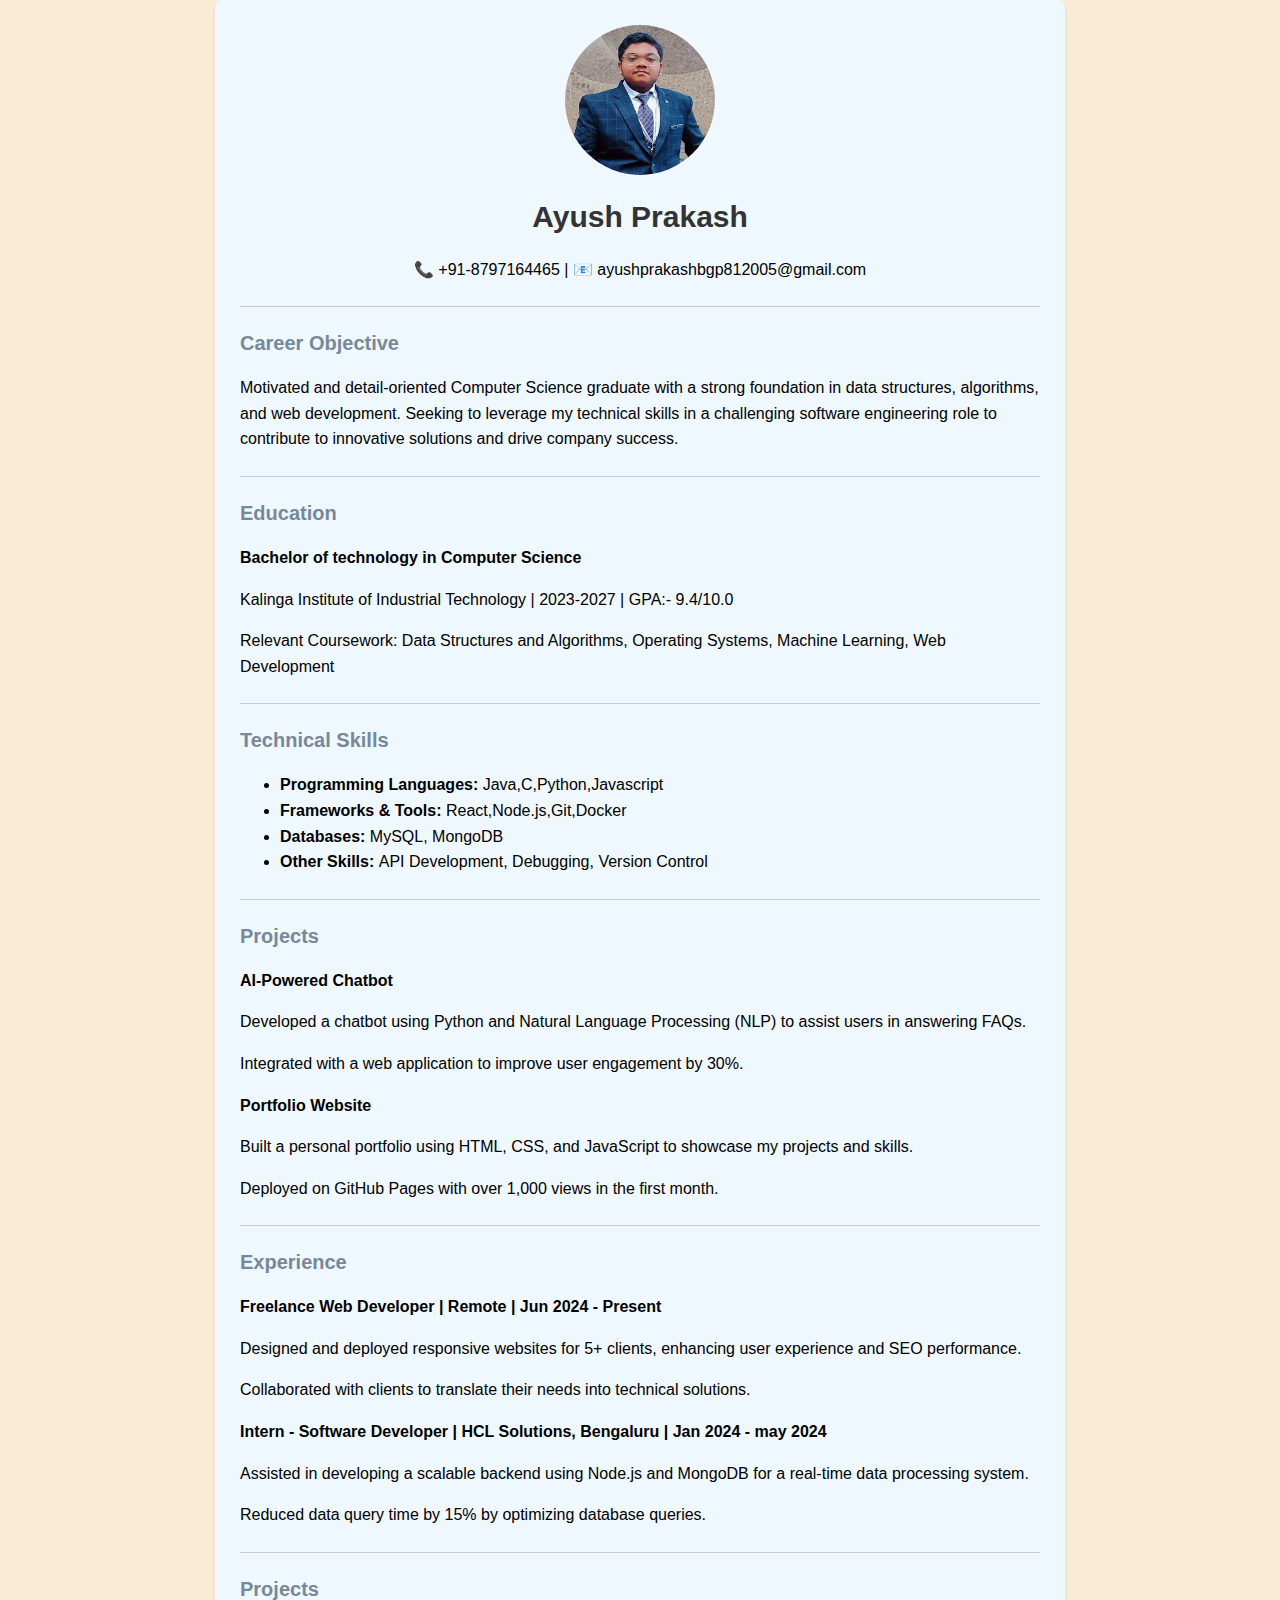
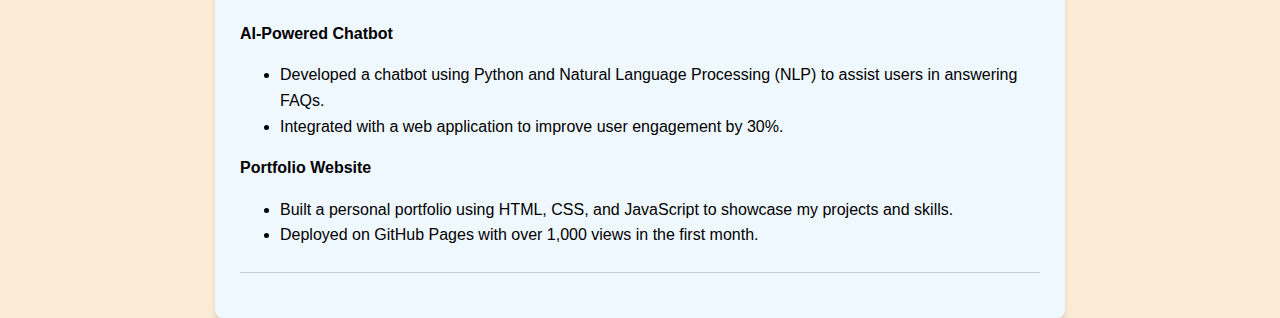
<file: capstone1/index.html>
<!DOCTYPE html>
<html lang="en">
<head>
    <meta charset="UTF-8">
    <meta name="viewport" content="width=device-width, initial-scale=1.0">
    <title>My resume</title>
    <style>
        body{
            font-size: 16px;
            line-height: 1.6;
            margin: 0;
            padding: 0;
            background-color:antiquewhite;
        }
        .page{
            max-width: 800px;
            margin:auto;
            padding: 25px;
            font-family: Arial, sans-serif;
            box-shadow: 0 4px 4px rgba(0,0,0,0.1);
            border-radius: 8px;
            background-color: aliceblue;
        }
        header{
            border-bottom:1px solid #ccc;
            padding-bottom: 8px;
            margin-bottom: 20px;
            text-align: center;

        }
        h1{
            font-size: 30px;
            margin: 0;
            color: #333;
        }
        
        h2{
            font-size: 20px;
            margin: 0;
            color:lightslategray
        }
        section{
            margin-bottom: 20px;
            border-bottom: 1px solid #ccc;
            padding-bottom:8px;
            
        }
        img{
            border-radius: 50%;
            margin-bottom: 10px;

        }
        
    </style>
</head>
<body>
    <div class="page">
        <header>
            <img src="./profile .jpg" alt="profile" class="image1" width="150px" height="150px">
            <h1>Ayush Prakash</h1>
            <p>📞 +91-8797164465 | 📧 ayushprakashbgp812005@gmail.com</p>
        </header>
        <section>
            <h2>Career Objective</h2>
            <p>Motivated and detail-oriented Computer Science graduate with a strong foundation in data structures, algorithms, and web development. Seeking to leverage my technical skills in a challenging software engineering role to contribute to innovative solutions and drive company success.</p>
        </section>
        <section>
            <h2>Education</h2>
            <p class="btech"><strong>Bachelor of technology in Computer Science</strong></p>
            <p>Kalinga Institute of Industrial Technology | 2023-2027 | GPA:- 9.4/10.0 </p>
            <p>Relevant Coursework: Data Structures and Algorithms, Operating Systems, Machine Learning, Web Development
            </p>
        </section>
        <section>
            <h2>Technical Skills</h2>
            <ul>
                <li><strong>Programming Languages: </strong>  Java,C,Python,Javascript</li>
                <li><strong>Frameworks & Tools: </strong> React,Node.js,Git,Docker</li>
                <li><strong>Databases: </strong> MySQL, MongoDB</li>
                <li><strong>Other Skills: </strong> API Development, Debugging, Version Control</li>
            </ul>
        </section>
        <section>
            <h2>Projects</h2>
            <p><strong>AI-Powered Chatbot</strong></p>
            <p>Developed a chatbot using Python and Natural Language Processing (NLP) to assist users in answering FAQs.</p>
            <p>Integrated with a web application to improve user engagement by 30%.</p>
            <p><strong>Portfolio Website</strong></p>
            <p>Built a personal portfolio using HTML, CSS, and JavaScript to showcase my projects and skills.</p>
            <p>Deployed on GitHub Pages with over 1,000 views in the first month.</p>
        </section>
        <section>
            <h2>Experience</h2>
            <p><strong>Freelance Web Developer | Remote | Jun 2024 - Present</strong></p>
            <p>Designed and deployed responsive websites for 5+ clients, enhancing user experience and SEO performance.</p>
            <p>Collaborated with clients to translate their needs into technical solutions.</p>
            <p><strong>Intern - Software Developer | HCL Solutions, Bengaluru | Jan 2024 - may 2024</strong></p>
            <p>Assisted in developing a scalable backend using Node.js and MongoDB for a real-time data processing system.</p>
            <p>Reduced data query time by 15% by optimizing database queries.</p>

        </section>
        <section>
            <h2>Projects</h2>
            <p><strong>AI-Powered Chatbot</strong></p>
            <ul>
                <li>Developed a chatbot using Python and Natural Language Processing (NLP) to assist users in answering FAQs.</li>
                <li>Integrated with a web application to improve user engagement by 30%.</li>
            </ul>
            <p><strong>Portfolio Website</strong></p>
            <ul>
                <li>Built a personal portfolio using HTML, CSS, and JavaScript to showcase my projects and skills.</li>
                <li>Deployed on GitHub Pages with over 1,000 views in the first month.</li>
            </ul>
        </section>

    </div>
</body>
</html>
</file>
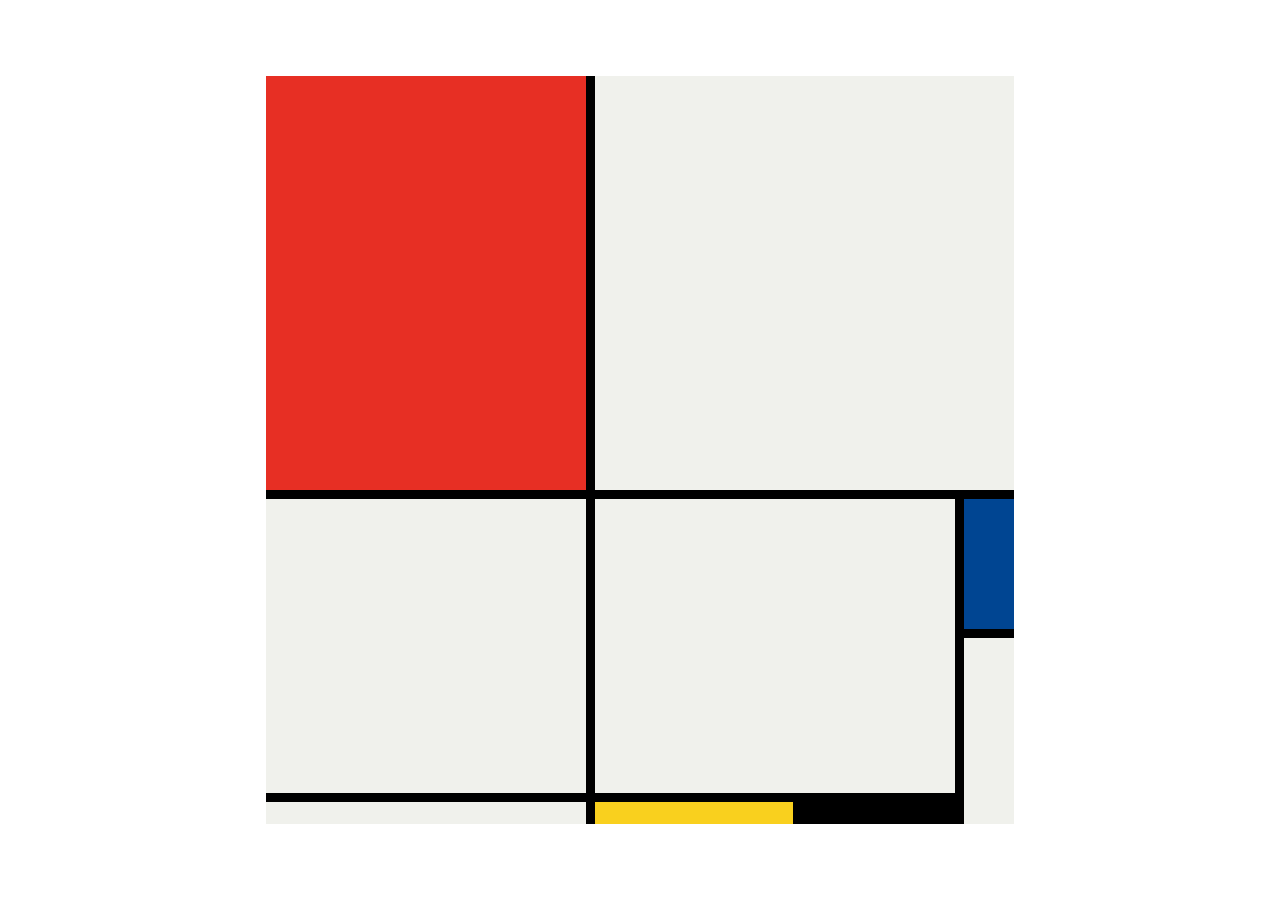
<file: capstone2/10.3 Mondrian Project/index.html>
<!DOCTYPE html>
<html lang="en">

<head>
  <meta charset="UTF-8">
  <meta name="viewport" content="width=device-width, initial-scale=1.0">
  <title>Mondrian Project</title>
  <style>
    /* 
    Write your CSS here 
    Gap Colour: #000
    White: #F0F1EC
    Red: #E72F24
    Black: #232629
    Blue: #004592
    Yellow: #F9D01E

    For dimensions, see dimensions.png image.
    HINT: Remember you can't change the properties of grid lines.
    But grid lines are transparent!

    */

    body{
      display: flex;
      justify-content: center;
      align-items: center;
      height: 100vh;
      margin:0;
    }
    .container{
      height: 748px;
      width: 748px;
      display:grid;
      background-color: #000;
      grid-template-columns: 320px 198px 153px 50px;
      grid-template-rows: 414px 130px 155px 22px;
      gap: 9px;

    }
    .red{
      background-color: #E72F24;
    }
    .blank1{
      grid-column: span 3;
      background-color:#F0F1EC;
    }
    .blank2{
      background-color:#F0F1EC;
      grid-row: span 2;
    }
    .blank3{
      background-color:#F0F1EC;
      grid-row: span 2;
      grid-column: span 2;
    }
    .blue{
      background-color: #004592;
    }
    .blank4{
      background-color:#F0F1EC;
      grid-row: span 2;
    }
    .item{
      background-color: #F0F1EC;
    }
    .yellow{
      background-color: #F9D01E;
    }
  </style>
</head>

<body>
  <!-- Write your HTML here -->
   <div class="container">
    <div class="red"></div>
    <div class ="blank1"></div>
    <div class = " blank2"></div>
    <div class = "blank3"></div>
    <div class="blue "></div>
    <div class = "blank4"></div>
    <div class = "item"></div>
    <div class = "yellow"></div>
    <div class = "black"></div>
   </div>
</body>

</html>
</file>
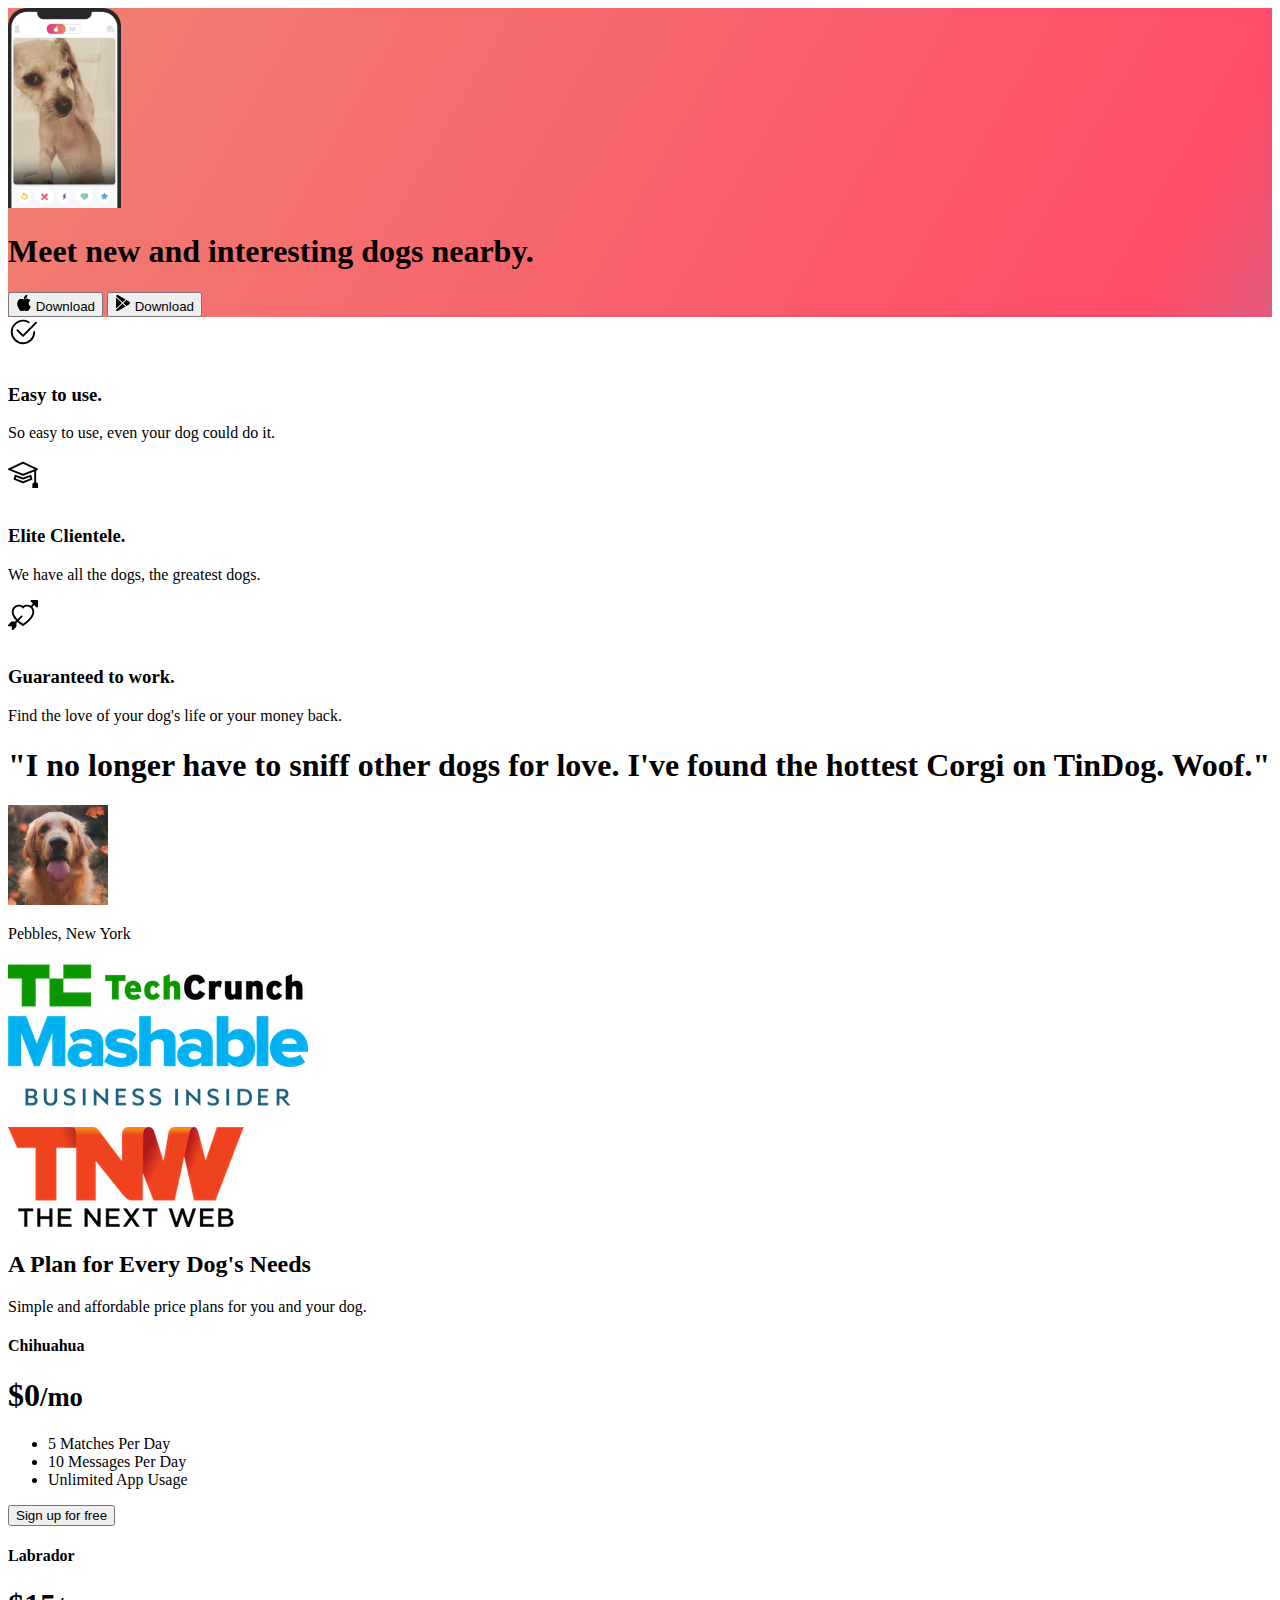
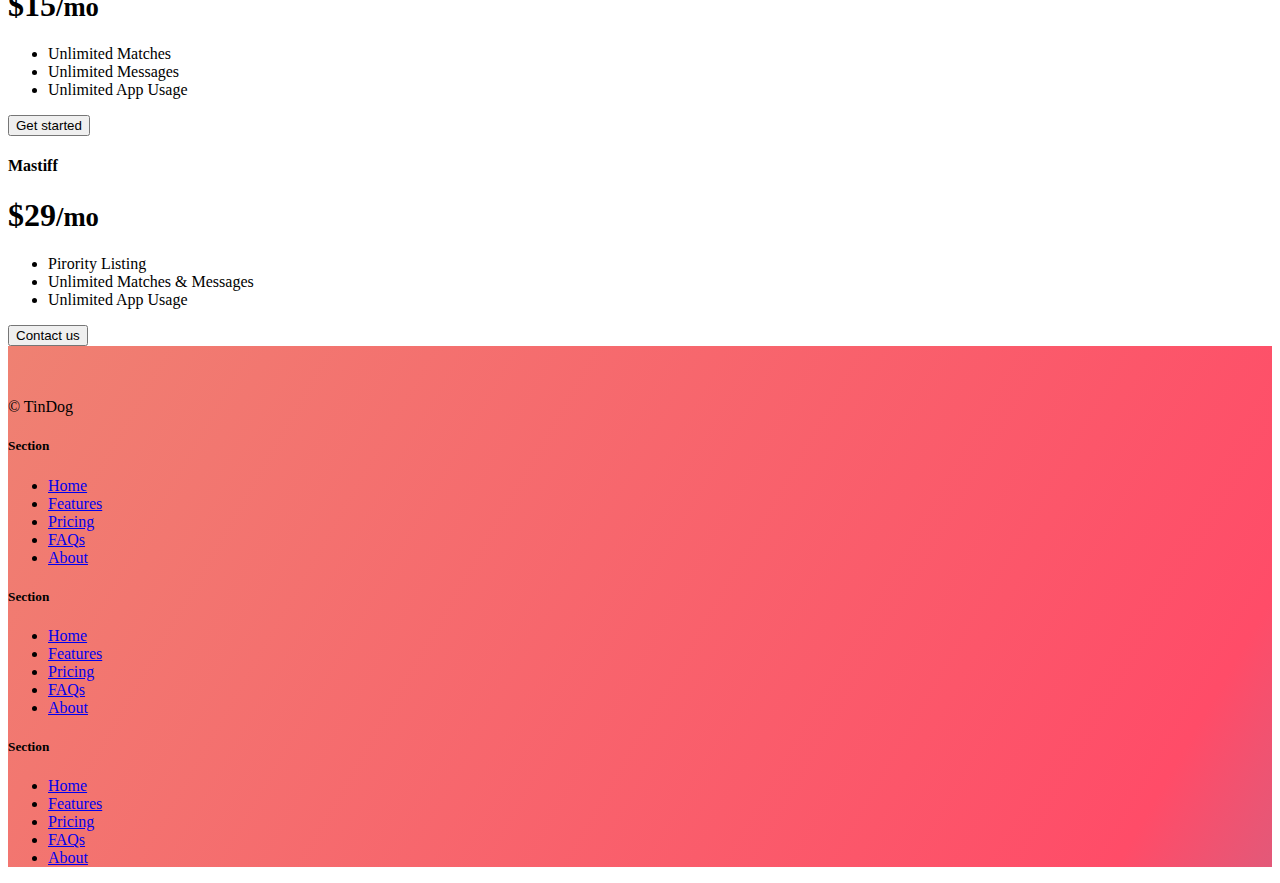
<file: capstone2/11.3 TinDog Project/index.html>
<!DOCTYPE html>
<html lang="en">

<head>
  <meta charset="UTF-8">
  <meta name="viewport" content="width=device-width, initial-scale=1.0">
  <title>TinDog</title>
  <link href="https://cdn.jsdelivr.net/npm/bootstrap@5.3.0-alpha2/dist/css/bootstrap.min.css" rel="stylesheet"
  integrity="sha384-aFq/bzH65dt+w6FI2ooMVUpc+21e0SRygnTpmBvdBgSdnuTN7QbdgL+OapgHtvPp" crossorigin="anonymous">
  <link rel="stylesheet" href="./css/style.css">
</head>

<body>

  <!-- Title -->
  <section id="title " class=" gradient-background" >
      <div class="container col-xxl-8 px-4 pt-5 ">
        <div class="row flex-lg-row-reverse align-items-center g-5 pt-5">
          <div class="col-10 col-sm-8 col-lg-6">
            <img src="./images/iphone.png" class="d-block mx-lg-auto img-fluid" alt="app demo" height="200" loading="lazy">
          </div>
          <div class="col-lg-6">
            <h1 class="display-5 fw-bold text-body-emphasis lh-1 mb-3">Meet new and interesting dogs nearby.</h1>
            <div class="d-grid gap-2 d-md-flex justify-content-md-start">
              <button type="button" class="btn btn-light btn-lg px-4 me-md-2"> <svg xmlns="http://www.w3.org/2000/svg" width="16" height="16" fill="currentColor"
                class="bi bi-apple mb-1" viewBox="0 0 16 16">
<path
                  d="M11.182.008C11.148-.03 9.923.023 8.857 1.18c-1.066 1.156-.902 2.482-.878 2.516.024.034 1.52.087 2.475-1.258.955-1.345.762-2.391.728-2.43Zm3.314 11.733c-.048-.096-2.325-1.234-2.113-3.422.212-2.189 1.675-2.789 1.698-2.854.023-.065-.597-.79-1.254-1.157a3.692 3.692 0 0 0-1.563-.434c-.108-.003-.483-.095-1.254.116-.508.139-1.653.589-1.968.607-.316.018-1.256-.522-2.267-.665-.647-.125-1.333.131-1.824.328-.49.196-1.422.754-2.074 2.237-.652 1.482-.311 3.83-.067 4.56.244.729.625 1.924 1.273 2.796.576.984 1.34 1.667 1.659 1.899.319.232 1.219.386 1.843.067.502-.308 1.408-.485 1.766-.472.357.013 1.061.154 1.782.539.571.197 1.111.115 1.652-.105.541-.221 1.324-1.059 2.238-2.758.347-.79.505-1.217.473-1.282Z" />
<path
                  d="M11.182.008C11.148-.03 9.923.023 8.857 1.18c-1.066 1.156-.902 2.482-.878 2.516.024.034 1.52.087 2.475-1.258.955-1.345.762-2.391.728-2.43Zm3.314 11.733c-.048-.096-2.325-1.234-2.113-3.422.212-2.189 1.675-2.789 1.698-2.854.023-.065-.597-.79-1.254-1.157a3.692 3.692 0 0 0-1.563-.434c-.108-.003-.483-.095-1.254.116-.508.139-1.653.589-1.968.607-.316.018-1.256-.522-2.267-.665-.647-.125-1.333.131-1.824.328-.49.196-1.422.754-2.074 2.237-.652 1.482-.311 3.83-.067 4.56.244.729.625 1.924 1.273 2.796.576.984 1.34 1.667 1.659 1.899.319.232 1.219.386 1.843.067.502-.308 1.408-.485 1.766-.472.357.013 1.061.154 1.782.539.571.197 1.111.115 1.652-.105.541-.221 1.324-1.059 2.238-2.758.347-.79.505-1.217.473-1.282Z" />
</svg> Download</button>
              <button type="button" class="btn btn-outline-light btn-lg px-4"> <svg xmlns="http://www.w3.org/2000/svg" width="16" height="16" fill="currentColor"
                class="bi bi-google-play mb-1" viewBox="0 0 16 16">
<path
                  d="M14.222 9.374c1.037-.61 1.037-2.137 0-2.748L11.528 5.04 8.32 8l3.207 2.96 2.694-1.586Zm-3.595 2.116L7.583 8.68 1.03 14.73c.201 1.029 1.36 1.61 2.303 1.055l7.294-4.295ZM1 13.396V2.603L6.846 8 1 13.396ZM1.03 1.27l6.553 6.05 3.044-2.81L3.333.215C2.39-.341 1.231.24 1.03 1.27Z" />
</svg> Download</button>
            </div>
          </div>
        </div>
    </div>
  </section>
  <!-- Features -->
  <section id="features">
    <div class="container px-4 pt-5" id="hanging-icons">
      <div class="row g-4 py-5 row-cols-1 row-cols-lg-3">
        <div class="col d-flex align-items-start">
          <div class="icon-square text-body-emphasis bg-body-secondary d-inline-flex align-items-center justify-content-center fs-4 flex-shrink-0 me-3">
            <svg xmlns="http://www.w3.org/2000/svg" height="30" fill="currentColor" class="bi bi-check2-circle"
              viewBox="0 0 16 16">
<path
                d="M2.5 8a5.5 5.5 0 0 1 8.25-4.764.5.5 0 0 0 .5-.866A6.5 6.5 0 1 0 14.5 8a.5.5 0 0 0-1 0 5.5 5.5 0 1 1-11 0z" />
<path
                d="M15.354 3.354a.5.5 0 0 0-.708-.708L8 9.293 5.354 6.646a.5.5 0 1 0-.708.708l3 3a.5.5 0 0 0 .708 0l7-7z" />
</svg>
          </div>
          <div>
            <h3 class="fs-2 text-body-emphasis"> Easy to use.</h3>
            <p>So easy to use, even your dog could do it.</p>
            
          </div>
        </div>
        <div class="col d-flex align-items-start">
          <div class="icon-square text-body-emphasis bg-body-secondary d-inline-flex align-items-center justify-content-center fs-4 flex-shrink-0 me-3">
            <svg xmlns="http://www.w3.org/2000/svg" height="30" fill="currentColor" class="bi bi-mortarboard" viewBox="0 0 16 16">
              <path d="M8.211 2.047a.5.5 0 0 0-.422 0l-7.5 3.5a.5.5 0 0 0 .025.917l7.5 3a.5.5 0 0 0 .372 0L14 7.14V13a1 1 0 0 0-1 1v2h3v-2a1 1 0 0 0-1-1V6.739l.686-.275a.5.5 0 0 0 .025-.917l-7.5-3.5ZM8 8.46 1.758 5.965 8 3.052l6.242 2.913L8 8.46Z"/>
              <path d="M4.176 9.032a.5.5 0 0 0-.656.327l-.5 1.7a.5.5 0 0 0 .294.605l4.5 1.8a.5.5 0 0 0 .372 0l4.5-1.8a.5.5 0 0 0 .294-.605l-.5-1.7a.5.5 0 0 0-.656-.327L8 10.466 4.176 9.032Zm-.068 1.873.22-.748 3.496 1.311a.5.5 0 0 0 .352 0l3.496-1.311.22.748L8 12.46l-3.892-1.556Z"/>
              </svg>          </div>
          <div>
            <h3 class="fs-2 text-body-emphasis">Elite Clientele.</h3>
            <p>We have all the dogs, the greatest dogs.</p>
            
          </div>
        </div>
        <div class="col d-flex align-items-start">
          <div class="icon-square text-body-emphasis bg-body-secondary d-inline-flex align-items-center justify-content-center fs-4 flex-shrink-0 me-3">
            <svg xmlns="http://www.w3.org/2000/svg" height="30" fill="currentColor" class="bi bi-arrow-through-heart"
              viewBox="0 0 16 16">
<path fill-rule="evenodd"
                d="M2.854 15.854A.5.5 0 0 1 2 15.5V14H.5a.5.5 0 0 1-.354-.854l1.5-1.5A.5.5 0 0 1 2 11.5h1.793l.53-.53c-.771-.802-1.328-1.58-1.704-2.32-.798-1.575-.775-2.996-.213-4.092C3.426 2.565 6.18 1.809 8 3.233c1.25-.98 2.944-.928 4.212-.152L13.292 2 12.147.854A.5.5 0 0 1 12.5 0h3a.5.5 0 0 1 .5.5v3a.5.5 0 0 1-.854.354L14 2.707l-1.006 1.006c.236.248.44.531.6.845.562 1.096.585 2.517-.213 4.092-.793 1.563-2.395 3.288-5.105 5.08L8 13.912l-.276-.182a21.86 21.86 0 0 1-2.685-2.062l-.539.54V14a.5.5 0 0 1-.146.354l-1.5 1.5Zm2.893-4.894A20.419 20.419 0 0 0 8 12.71c2.456-1.666 3.827-3.207 4.489-4.512.679-1.34.607-2.42.215-3.185-.817-1.595-3.087-2.054-4.346-.761L8 4.62l-.358-.368c-1.259-1.293-3.53-.834-4.346.761-.392.766-.464 1.845.215 3.185.323.636.815 1.33 1.519 2.065l1.866-1.867a.5.5 0 1 1 .708.708L5.747 10.96Z" />
</svg>
          </div>
          <div>
            <h3 class="fs-2 text-body-emphasis">Guaranteed to work.</h3>
            <p>Find the love of your dog's life or your money back.</p>
            
          </div>
        </div>
      </div>
    </div>
  </section>
  <!-- Testimonial -->
  <section id="testimonial">
    <div class="my-5">
      <div class="p-5 text-center bg-body-tertiary">
        <div class="container py-5">
          <h1 class="text-body-emphasis">"I no longer have to sniff other dogs for love. I've found the hottest Corgi on TinDog. Woof."</h1>
          <img src="./images/dog-img.jpg" class="rounded-circle mt-5" alt="dog-profile" height="100" loading="lazy">
          <p class="fs-5 mt-3">Pebbles, New York</p>
        </div>
        <div class="container">
          <div class="row">
            <div class="col-lg-3 col-sm-12">
              <img src="./images/techcrunch.png" alt="techcrunch" class="img-fluid"> 
            </div>
            <div class="col-lg-3 col-sm-12">
              <img src="./images/mashable.png" alt="mashable" class="img-fluid" >
            </div>
            <div class="col-lg-3 col-sm-12">
              <img src="./images/bizinsider.png" alt="bizinsider"  class="img-fluid">
            </div>
            <div class="col-lg-3 col-sm-12">
              <img src="./images/tnw.png" alt="tnw" class="img-fluid">
            </div>
          </div>
        </div>
      </div>
    </div>
  </section>
  <!-- Pricing -->
  <section id="pricing">
    <div class="container py-3">
      <header>
        <div class="pricing-header p-3 pb-md-4 mx-auto text-center">
          <h2 class="display-4 fw-normal text-body-emphasis">A Plan for Every Dog's Needs</h2>
          <p class="fs-5 text-body-secondary">Simple and affordable price plans for you and your dog.</p>
        </div>
      </header>
    
      <main>
        <div class="row row-cols-1 row-cols-md-3 mb-3 text-center">
          <div class="col">
            <div class="card mb-4 rounded-3 shadow-sm">
              <div class="card-header py-3">
                <h4 class="my-0 fw-normal">Chihuahua</h4>
              </div>
              <div class="card-body">
                <h1 class="card-title pricing-card-title">$0<small class="text-body-secondary fw-light">/mo</small></h1>
                <ul class="list-unstyled mt-3 mb-4">
                  <li>5 Matches Per Day</li>
                  <li>10 Messages Per Day</li>
                  <li>Unlimited App Usage</li>
                </ul>
                <button type="button" class="w-100 btn btn-lg btn-outline-dark">Sign up for free</button>
              </div>
            </div>
          </div>
          <div class="col">
            <div class="card mb-4 rounded-3 shadow-sm">
              <div class="card-header py-3">
                <h4 class="my-0 fw-normal">Labrador</h4>
              </div>
              <div class="card-body">
                <h1 class="card-title pricing-card-title">$15<small class="text-body-secondary fw-light">/mo</small></h1>
                <ul class="list-unstyled mt-3 mb-4">
                  <li>Unlimited Matches</li>
                  <li>Unlimited Messages</li>
                  <li>Unlimited App Usage</li>
                </ul>
                <button type="button" class="w-100 btn btn-lg btn-dark">Get started</button>
              </div>
            </div>
          </div>
          <div class="col">
            <div class="card mb-4 rounded-3 shadow-sm border-dark">
              <div class="card-header py-3 text-bg-dark border-dark">
                <h4 class="my-0 fw-normal">Mastiff</h4>
              </div>
              <div class="card-body">
                <h1 class="card-title pricing-card-title">$29<small class="text-body-secondary fw-light">/mo</small></h1>
                <ul class="list-unstyled mt-3 mb-4">
                  <li>Pirority Listing</li>
                  <li>Unlimited Matches & Messages</li>
                  <li>Unlimited App Usage</li>
                </ul>
                <button type="button" class="w-100 btn btn-lg btn-dark">Contact us</button>
              </div>
            </div>
          </div>
        </div>
    
    </div>
  </section>
  <!-- Footer -->
  <section id="footer" class="gradient-background">
    <div class="container gradient-background">
      <footer class="row row-cols-1 row-cols-sm-2 row-cols-md-5 py-5  ">
        <div class="col mb-3">
          <a href="/" class="d-flex align-items-center mb-3 link-body-emphasis text-decoration-none">
            <svg class="bi me-2" width="40" height="32"><use xlink:href="#bootstrap"></use></svg>
          </a>
          <p class="text-body-secondary">© TinDog</p>
        </div>
    
        <div class="col mb-3">
    
        </div>
    
        <div class="col mb-3">
          <h5>Section</h5>
          <ul class="nav flex-column">
            <li class="nav-item mb-2"><a href="#" class="nav-link p-0 text-body-secondary">Home</a></li>
            <li class="nav-item mb-2"><a href="#" class="nav-link p-0 text-body-secondary">Features</a></li>
            <li class="nav-item mb-2"><a href="#" class="nav-link p-0 text-body-secondary">Pricing</a></li>
            <li class="nav-item mb-2"><a href="#" class="nav-link p-0 text-body-secondary">FAQs</a></li>
            <li class="nav-item mb-2"><a href="#" class="nav-link p-0 text-body-secondary">About</a></li>
          </ul>
        </div>
    
        <div class="col mb-3">
          <h5>Section</h5>
          <ul class="nav flex-column">
            <li class="nav-item mb-2"><a href="#" class="nav-link p-0 text-body-secondary">Home</a></li>
            <li class="nav-item mb-2"><a href="#" class="nav-link p-0 text-body-secondary">Features</a></li>
            <li class="nav-item mb-2"><a href="#" class="nav-link p-0 text-body-secondary">Pricing</a></li>
            <li class="nav-item mb-2"><a href="#" class="nav-link p-0 text-body-secondary">FAQs</a></li>
            <li class="nav-item mb-2"><a href="#" class="nav-link p-0 text-body-secondary">About</a></li>
          </ul>
        </div>
    
        <div class="col mb-3">
          <h5>Section</h5>
          <ul class="nav flex-column">
            <li class="nav-item mb-2"><a href="#" class="nav-link p-0 text-body-secondary">Home</a></li>
            <li class="nav-item mb-2"><a href="#" class="nav-link p-0 text-body-secondary">Features</a></li>
            <li class="nav-item mb-2"><a href="#" class="nav-link p-0 text-body-secondary">Pricing</a></li>
            <li class="nav-item mb-2"><a href="#" class="nav-link p-0 text-body-secondary">FAQs</a></li>
            <li class="nav-item mb-2"><a href="#" class="nav-link p-0 text-body-secondary">About</a></li>
          </ul>
        </div>
      </footer>
    </div>
  </section>
</body>

</html>
</file>
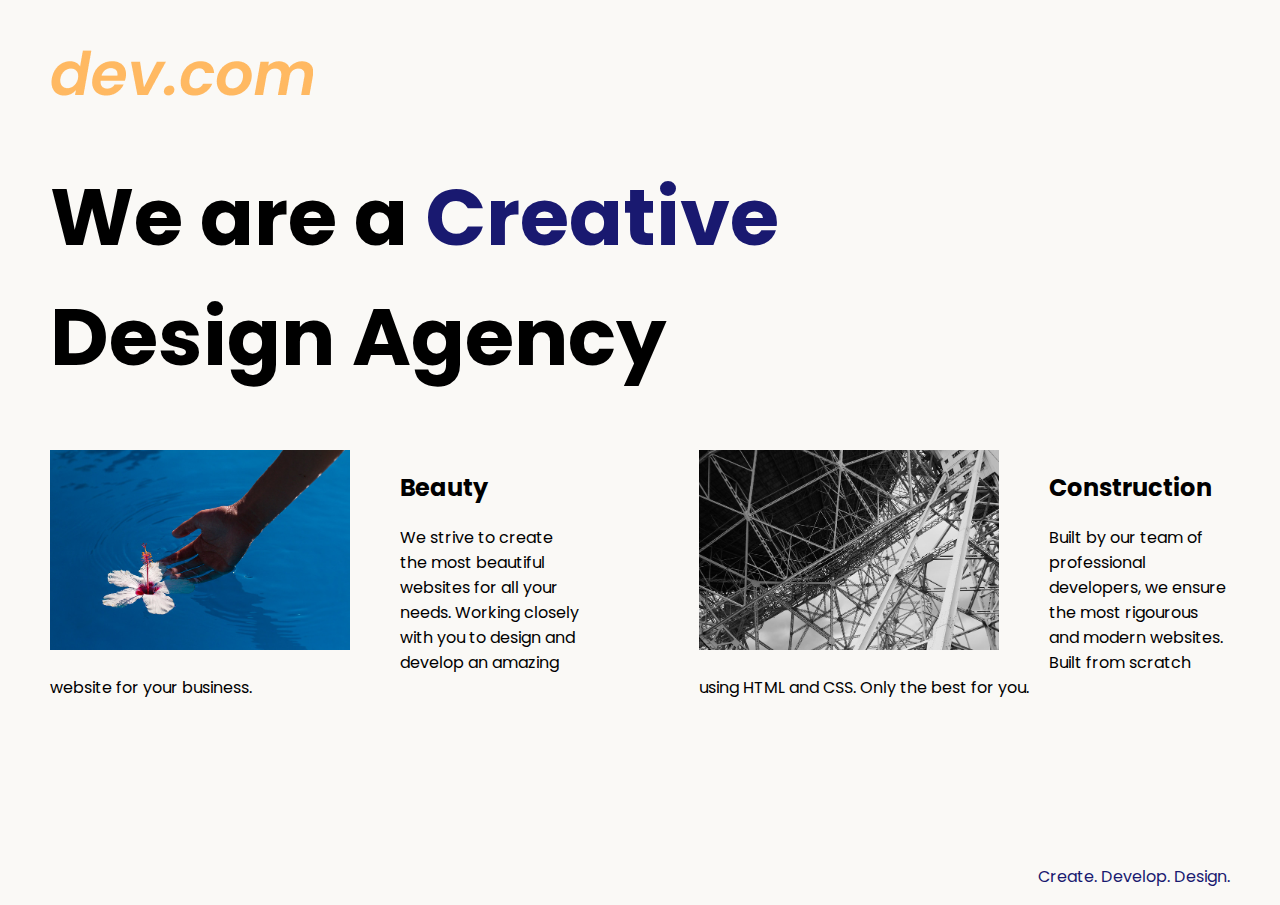
<file: capstone2/8.4 Web Design Agency Project/index.html>
<!DOCTYPE html>
<html lang="en">

<head>
  <meta charset="UTF-8">
  <meta name="viewport" content="width=device-width, initial-scale=1.0">
  <title>Agency</title>
  <link rel="stylesheet" href="./style.css">
  <link rel="preconnect" href="https://fonts.googleapis.com">
  <link rel="preconnect" href="https://fonts.gstatic.com" crossorigin>
  <link href="https://fonts.googleapis.com/css2?family=Poppins:wght@400;700&display=swap" rel="stylesheet">
</head>

<body>
  <div class="main">
    <img class="logo" src="./assets/images/logo.png" alt="logo">
    <h1>We are a<span> Creative </span> <br>Design Agency</h1>
    <div class="left card"><img class="tile-image" src="./assets/images/beautiful.jpg" alt="hand and flower in water">
      <h2 class="card-title">Beauty</h2>
      <p class="card-text">We strive to create the most beautiful websites for all your needs. Working closely with you
        to
        design and
        develop an amazing website for your business.</p>
    </div>

    <div class="right card"><img class="tile-image" src="./assets/images/construction.jpg" alt="metal structure">
      <h2 class="card-title">Construction</h2>
      <p>Built by our team of professional developers, we ensure the most rigourous and modern websites. Built from
        scratch using HTML and CSS. Only the best for you.</p>
    </div>

  </div>
  <footer>
    <p>Create. Develop. Design.</p>
  </footer>
</body>

</html>
</file>
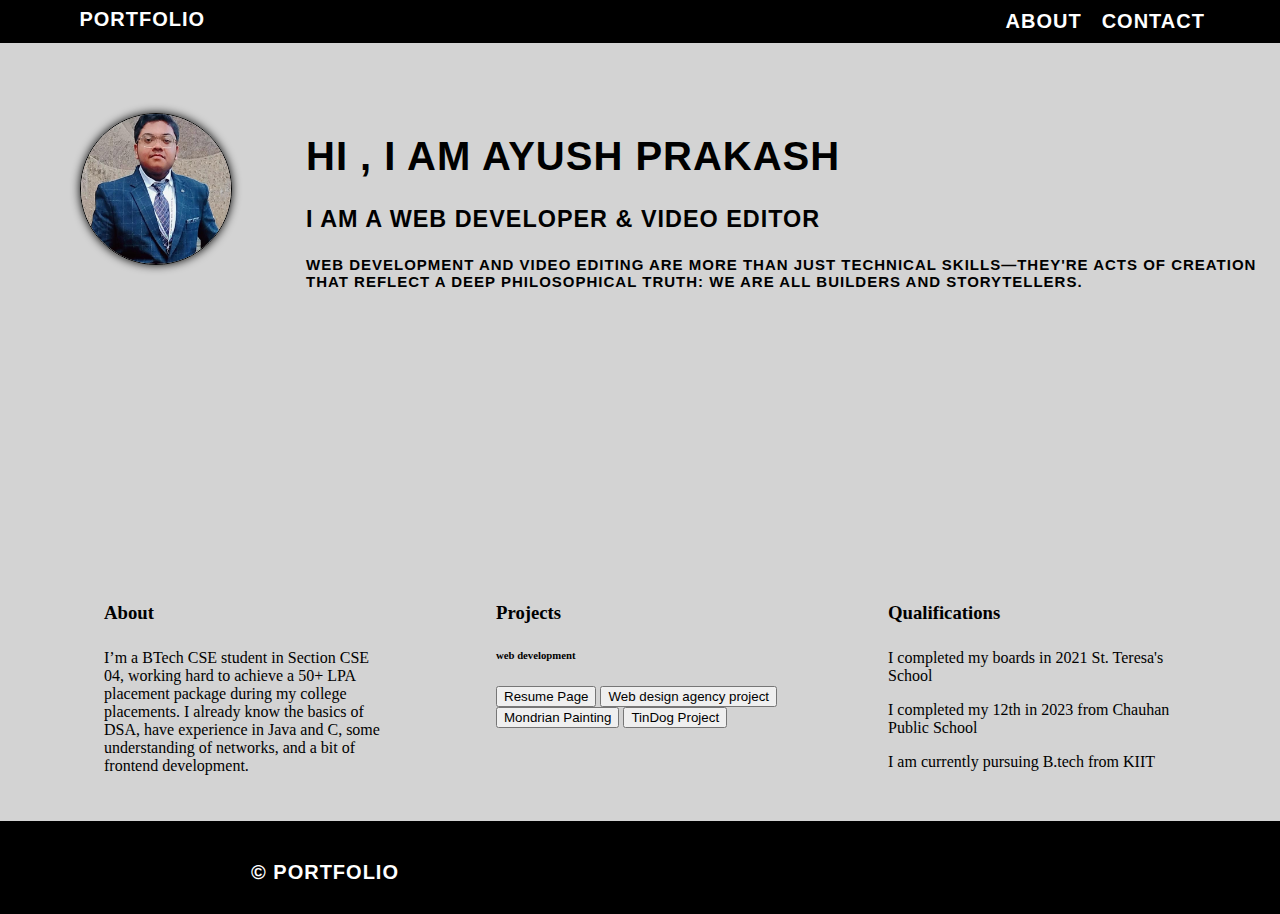
<file: capstone2/ndex.html>
<!DOCTYPE html>
<html lang="en">
<head>
    <meta charset="UTF-8">
    <meta name="viewport" content="width=device-width, initial-scale=1.0">
    <title>Portfolio</title>
    <link rel="stylesheet" href="style.css">
    <link href="https://cdn.jsdelivr.net/npm/bootstrap@5.3.0-alpha2/dist/css/bootstrap.min.css" rel="stylesheet"
  integrity="sha384-aFq/bzH65dt+w6FI2ooMVUpc+21e0SRygnTpmBvdBgSdnuTN7QbdgL+OapgHtvPp" crossorigin="anonymous">
</head>
<body>
   <header>
    <div class="nav-bar">
        <div class="ayush"> Portfolio</div>
        <div>

        </div>
        <div class="navcontainer">
            <nav >about</nav>
            <nav>contact</nav>
        </div>
    </div>
    <div>
    </div>
   </header>
   <section class="hero">
     <div class="profile">
        <img src="./profile .jpg" alt="profile image" class="profileimage">
     </div>
     <div class="introtext">
        <h1>Hi , I am Ayush Prakash</h1>
        <h3>I am a web developer & video editor</h3>
        <p style="font-size: 15px;">Web development and video editing are more than just technical skills—they're acts of creation that reflect a deep philosophical truth: we are all builders and storytellers. </p>
     </div>
   </section>
   <section class="cards">
    <div class="card" style="width: 18rem;">
        <div class="card-body">
          <h3 class="card-title">About</h3>
          <h6 class="card-subtitle mb-2 text-body-secondary"></h6>
          <p class="card-text">I’m a BTech CSE student in Section CSE 04, working hard to achieve a 50+ LPA placement package during my college placements. I already know the basics of DSA, have experience in Java and C, some understanding of networks, and a bit of frontend development.</p>
        </div>
    </div>
    <div id="card1" class="card" style="width: 18rem;">
        <div class="card-body">
          <h3 class="card-title">Projects</h3>
          <h6 class="card-subtitle mb-2 text-body-secondary">web development</h6>
          <a class="projects" href="./capstone1/index.html" ><button type="button" class="btn btn-outline-secondary btn-block mb-2 w-100"> Resume Page</button></a>
          <a class="projects" href="./8.4 Web Design Agency Project/index.html"><button type="button" class="btn btn-outline-secondary btn-block mb-2 w-100">Web design agency project</button></a>
          <a class="projects" href="./10.3 Mondrian Project/index.html"><button type="button" class="btn btn-outline-secondary btn-block mb-2 w-100">Mondrian Painting</button></a>
          <a class="projects" href="./11.3 TinDog Project/index.html"><button type="button" class="btn btn-outline-secondary btn-block mb-2 w-100">TinDog Project</button></a>
        </div>
    </div>
    <div class="card" style="width: 18rem;">
        <div class="card-body">
          <h3 class="card-title mb-3">Qualifications</h3>
          <h6 class="card-subtitle mb-2 text-body-secondary"></h6>
          <p> I completed my boards in 2021 St. Teresa's School</p>
          <p> I completed my 12th in 2023 from Chauhan Public School </p>
          <p> I am currently pursuing B.tech from KIIT</p>
        </div>
      </div>
   </section>
   <footer>
    <div class="div1">
        <p class="footer-text">© Portfolio</p>
    </div>
    <div class="div2">
      <div>
      </div>       
    </div>
    <div class="div3">

    </div>
    <div class="div4">

    </div>
   </footer>
</body>
</html>
</file>
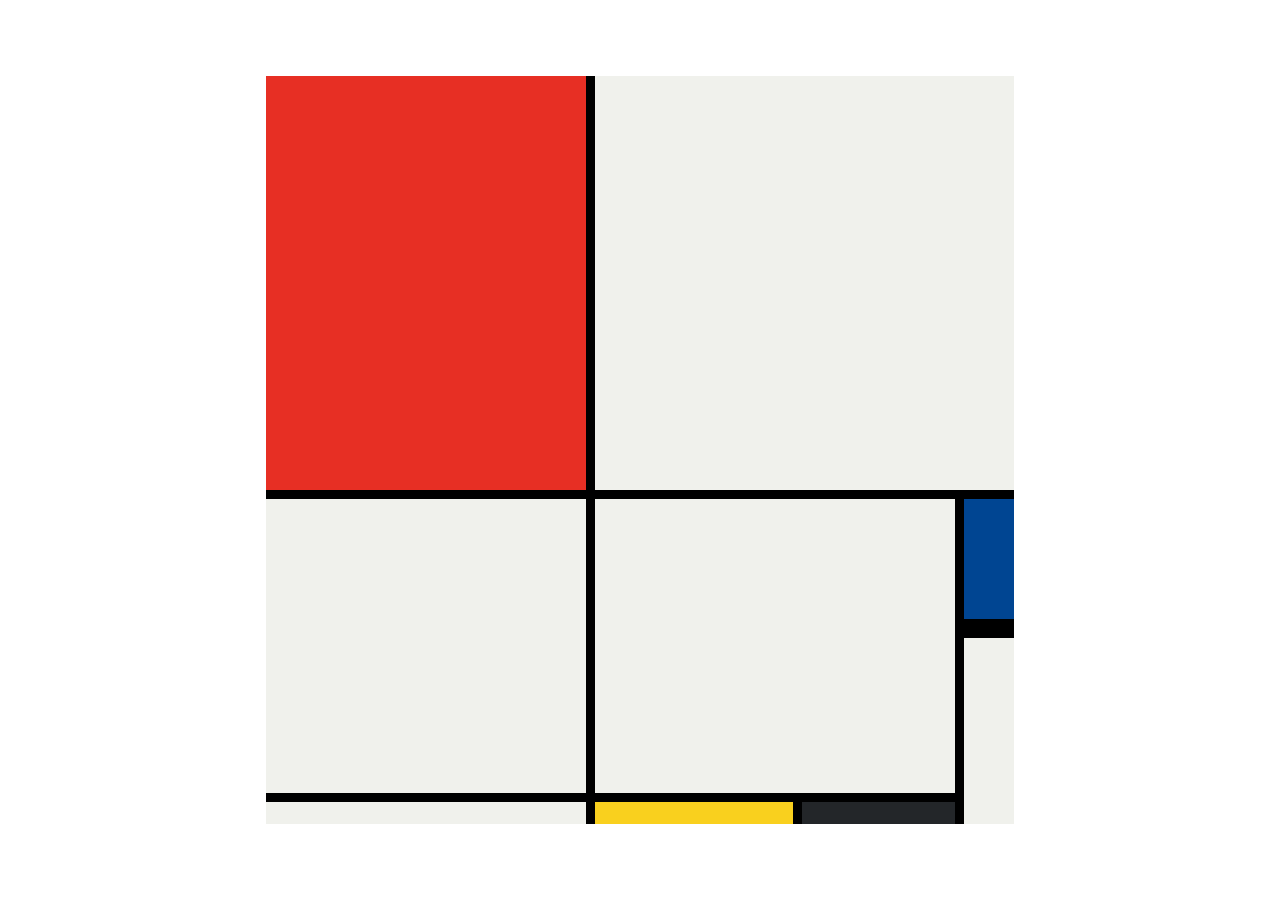
<file: capstone2/10.3 Mondrian Project/solution.html>
<!DOCTYPE html>
<html lang="en">

<head>
  <meta charset="UTF-8">
  <meta name="viewport" content="width=device-width, initial-scale=1.0">
  <title>Mondrian Project</title>
  <style>
    /* 
    Write your CSS here 
    Line Colour: #000
    White: #F0F1EC
    Red: #E72F24
    Black: #232629
    Blue: #004592
    Yellow: #F9D01E
    */
    body {
      display: flex;
      justify-content: center;
      align-items: center;
      height: 100vh;
      margin: 0;
      padding: 0;
    }

    .container {
      height: 748px;
      width: 748px;
      display: grid;
      background-color: #000;
      grid-template-columns: 320px 198px 153px 50px;
      grid-template-rows: 414px 130px 155px 22px;
      gap: 9px;
    }

    .item {
      background-color: #F0F1EC;
    }

    .red {
      background-color: #E72F24;
    }

    .white1 {
      grid-column: span 3;
    }

    .white2 {
      grid-row: span 2;
    }

    .white3 {
      grid-area: 2 / 2 / 4 /4
    }

    .blue {
      background-color: #004592;
      border-bottom: 10px solid #000;
    }

    .white4 {
      grid-row: span 2;
    }

    .yellow {
      background-color: #F9D01E;
    }

    .black {
      background-color: #232629;
    }
  </style>
</head>

<body>
  <!-- Write your HTML here -->

  <div class="container">
    <div class="item red"></div>
    <div class="item white1"></div>
    <div class="item white2"></div>
    <div class="item white3"></div>

    <div class="item blue"></div>
    <div class="item white4"></div>

    <div class="item"></div>
    <div class="item yellow"></div>
    <div class="item black"></div>
  </div>
</body>

</html>
</file>
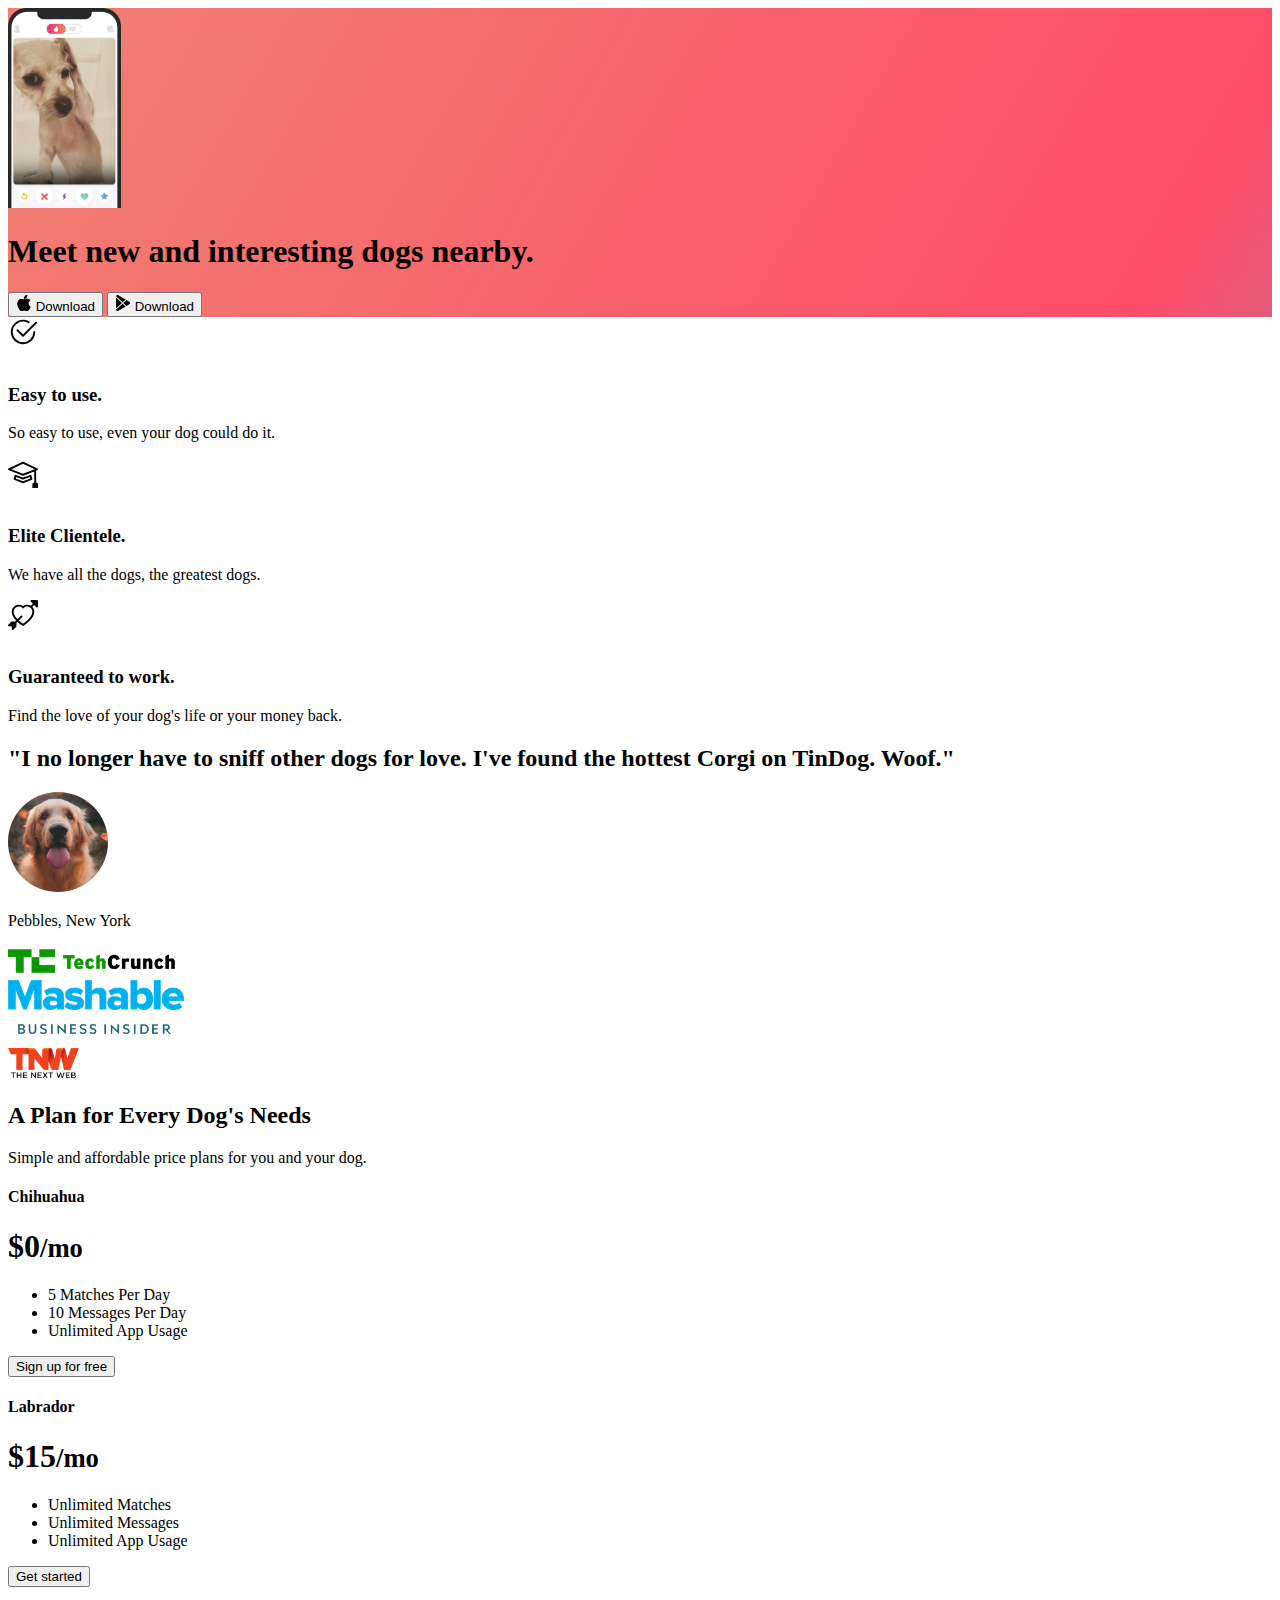
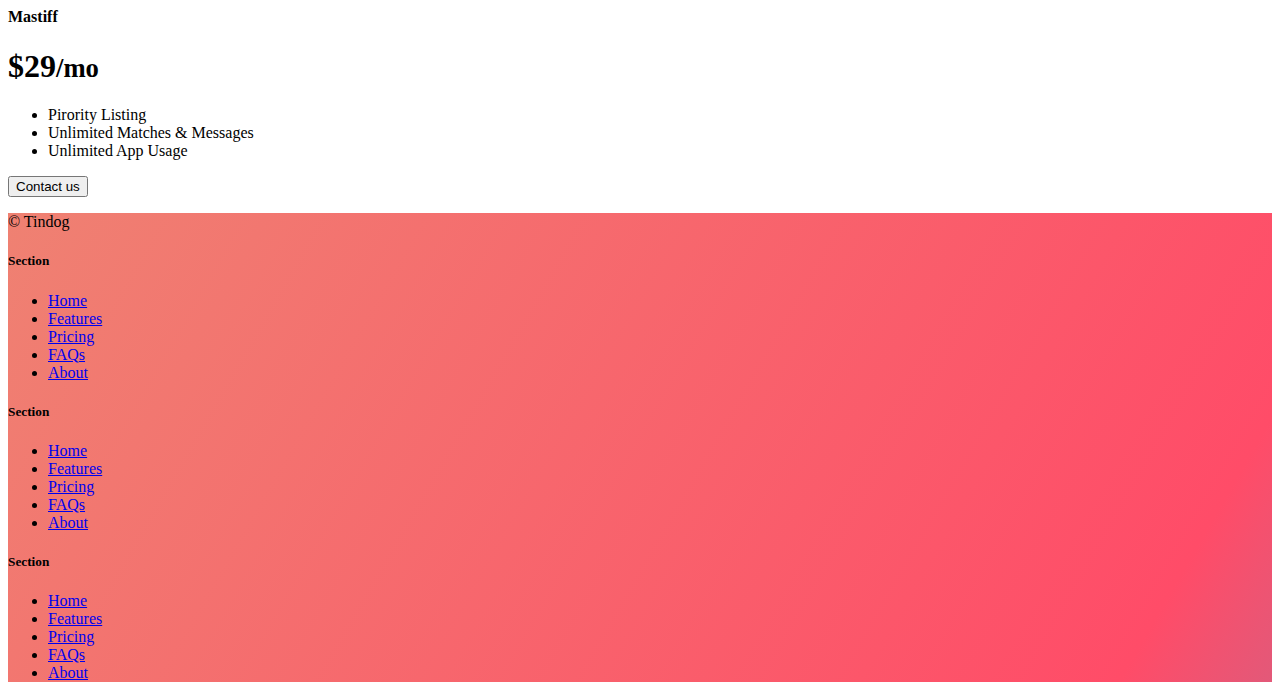
<file: capstone2/11.3 TinDog Project/solution.html>
<!DOCTYPE html>
<html lang="en">

<head>
  <meta charset="UTF-8">
  <meta name="viewport" content="width=device-width, initial-scale=1.0">
  <title>TinDog</title>
  <link href="https://cdn.jsdelivr.net/npm/bootstrap@5.3.0-alpha3/dist/css/bootstrap.min.css" rel="stylesheet"
    integrity="sha384-KK94CHFLLe+nY2dmCWGMq91rCGa5gtU4mk92HdvYe+M/SXH301p5ILy+dN9+nJOZ" crossorigin="anonymous">
  <link rel="stylesheet" href="./css/solution.css">
</head>

<body>


  <!-- Title -->
  <section id="title" class="gradient-background">

    <div class="container col-xxl-8 px-4 pt-5">
      <div class="row flex-lg-row-reverse align-items-center g-5 pt-5">
        <div class="col-10 col-sm-8 col-lg-6">
          <img src="./images/iphone.png" class="d-block mx-lg-auto img-fluid" alt="Bootstrap Themes" height="200"
            loading="lazy">
        </div>
        <div class="col-lg-6">
          <h1 class="display-5 fw-bold text-body-emphasis lh-1 mb-3">Meet new and interesting dogs nearby.</h1>

          <div class="d-grid gap-2 d-md-flex justify-content-md-start">
            <button type="button" class="btn btn-light btn-lg px-4 me-md-2"><svg xmlns="http://www.w3.org/2000/svg"
                width="16" height="16" fill="currentColor" class="bi bi-apple mb-1" viewBox="0 0 16 16">
                <path
                  d="M11.182.008C11.148-.03 9.923.023 8.857 1.18c-1.066 1.156-.902 2.482-.878 2.516.024.034 1.52.087 2.475-1.258.955-1.345.762-2.391.728-2.43Zm3.314 11.733c-.048-.096-2.325-1.234-2.113-3.422.212-2.189 1.675-2.789 1.698-2.854.023-.065-.597-.79-1.254-1.157a3.692 3.692 0 0 0-1.563-.434c-.108-.003-.483-.095-1.254.116-.508.139-1.653.589-1.968.607-.316.018-1.256-.522-2.267-.665-.647-.125-1.333.131-1.824.328-.49.196-1.422.754-2.074 2.237-.652 1.482-.311 3.83-.067 4.56.244.729.625 1.924 1.273 2.796.576.984 1.34 1.667 1.659 1.899.319.232 1.219.386 1.843.067.502-.308 1.408-.485 1.766-.472.357.013 1.061.154 1.782.539.571.197 1.111.115 1.652-.105.541-.221 1.324-1.059 2.238-2.758.347-.79.505-1.217.473-1.282Z" />
                <path
                  d="M11.182.008C11.148-.03 9.923.023 8.857 1.18c-1.066 1.156-.902 2.482-.878 2.516.024.034 1.52.087 2.475-1.258.955-1.345.762-2.391.728-2.43Zm3.314 11.733c-.048-.096-2.325-1.234-2.113-3.422.212-2.189 1.675-2.789 1.698-2.854.023-.065-.597-.79-1.254-1.157a3.692 3.692 0 0 0-1.563-.434c-.108-.003-.483-.095-1.254.116-.508.139-1.653.589-1.968.607-.316.018-1.256-.522-2.267-.665-.647-.125-1.333.131-1.824.328-.49.196-1.422.754-2.074 2.237-.652 1.482-.311 3.83-.067 4.56.244.729.625 1.924 1.273 2.796.576.984 1.34 1.667 1.659 1.899.319.232 1.219.386 1.843.067.502-.308 1.408-.485 1.766-.472.357.013 1.061.154 1.782.539.571.197 1.111.115 1.652-.105.541-.221 1.324-1.059 2.238-2.758.347-.79.505-1.217.473-1.282Z" />
              </svg> Download</button>
            <button type="button" class="btn btn-outline-light btn-lg px-4"><svg xmlns="http://www.w3.org/2000/svg"
                width="16" height="16" fill="currentColor" class="bi bi-google-play mb-1" viewBox="0 0 16 16">
                <path
                  d="M14.222 9.374c1.037-.61 1.037-2.137 0-2.748L11.528 5.04 8.32 8l3.207 2.96 2.694-1.586Zm-3.595 2.116L7.583 8.68 1.03 14.73c.201 1.029 1.36 1.61 2.303 1.055l7.294-4.295ZM1 13.396V2.603L6.846 8 1 13.396ZM1.03 1.27l6.553 6.05 3.044-2.81L3.333.215C2.39-.341 1.231.24 1.03 1.27Z" />
              </svg> Download</button>
          </div>
        </div>
      </div>
    </div>
  </section>
  <!-- Features -->
  <section id="features">
    <div class="container mt-5">
      <div class="row g-4 py-5 row-cols-1 row-cols-lg-3">
        <div class="col d-flex align-items-start">
          <div
            class="icon-square text-body-emphasis bg-body-secondary d-inline-flex align-items-center justify-content-center fs-4 flex-shrink-0 me-3">
            <svg xmlns="http://www.w3.org/2000/svg" height="30" fill="currentColor" class="bi bi-check2-circle"
              viewBox="0 0 16 16">
              <path
                d="M2.5 8a5.5 5.5 0 0 1 8.25-4.764.5.5 0 0 0 .5-.866A6.5 6.5 0 1 0 14.5 8a.5.5 0 0 0-1 0 5.5 5.5 0 1 1-11 0z" />
              <path
                d="M15.354 3.354a.5.5 0 0 0-.708-.708L8 9.293 5.354 6.646a.5.5 0 1 0-.708.708l3 3a.5.5 0 0 0 .708 0l7-7z" />
            </svg>
          </div>
          <div>
            <h3 class="fs-2">Easy to use.</h3>
            <p>So easy to use, even your dog could do it.</p>

          </div>
        </div>
        <div class="col d-flex align-items-start">
          <div
            class="icon-square text-body-emphasis bg-body-secondary d-inline-flex align-items-center justify-content-center fs-4 flex-shrink-0 me-3">
            <svg xmlns="http://www.w3.org/2000/svg" height="30" fill="currentColor" class="bi bi-mortarboard"
              viewBox="0 0 16 16">
              <path
                d="M8.211 2.047a.5.5 0 0 0-.422 0l-7.5 3.5a.5.5 0 0 0 .025.917l7.5 3a.5.5 0 0 0 .372 0L14 7.14V13a1 1 0 0 0-1 1v2h3v-2a1 1 0 0 0-1-1V6.739l.686-.275a.5.5 0 0 0 .025-.917l-7.5-3.5ZM8 8.46 1.758 5.965 8 3.052l6.242 2.913L8 8.46Z" />
              <path
                d="M4.176 9.032a.5.5 0 0 0-.656.327l-.5 1.7a.5.5 0 0 0 .294.605l4.5 1.8a.5.5 0 0 0 .372 0l4.5-1.8a.5.5 0 0 0 .294-.605l-.5-1.7a.5.5 0 0 0-.656-.327L8 10.466 4.176 9.032Zm-.068 1.873.22-.748 3.496 1.311a.5.5 0 0 0 .352 0l3.496-1.311.22.748L8 12.46l-3.892-1.556Z" />
            </svg>
          </div>
          <div>
            <h3 class="fs-2">Elite Clientele.</h3>
            <p>We have all the dogs, the greatest dogs.</p>

          </div>
        </div>
        <div class="col d-flex align-items-start">
          <div
            class="icon-square text-body-emphasis bg-body-secondary d-inline-flex align-items-center justify-content-center fs-4 flex-shrink-0 me-3">
            <svg xmlns="http://www.w3.org/2000/svg" height="30" fill="currentColor" class="bi bi-arrow-through-heart"
              viewBox="0 0 16 16">
              <path fill-rule="evenodd"
                d="M2.854 15.854A.5.5 0 0 1 2 15.5V14H.5a.5.5 0 0 1-.354-.854l1.5-1.5A.5.5 0 0 1 2 11.5h1.793l.53-.53c-.771-.802-1.328-1.58-1.704-2.32-.798-1.575-.775-2.996-.213-4.092C3.426 2.565 6.18 1.809 8 3.233c1.25-.98 2.944-.928 4.212-.152L13.292 2 12.147.854A.5.5 0 0 1 12.5 0h3a.5.5 0 0 1 .5.5v3a.5.5 0 0 1-.854.354L14 2.707l-1.006 1.006c.236.248.44.531.6.845.562 1.096.585 2.517-.213 4.092-.793 1.563-2.395 3.288-5.105 5.08L8 13.912l-.276-.182a21.86 21.86 0 0 1-2.685-2.062l-.539.54V14a.5.5 0 0 1-.146.354l-1.5 1.5Zm2.893-4.894A20.419 20.419 0 0 0 8 12.71c2.456-1.666 3.827-3.207 4.489-4.512.679-1.34.607-2.42.215-3.185-.817-1.595-3.087-2.054-4.346-.761L8 4.62l-.358-.368c-1.259-1.293-3.53-.834-4.346.761-.392.766-.464 1.845.215 3.185.323.636.815 1.33 1.519 2.065l1.866-1.867a.5.5 0 1 1 .708.708L5.747 10.96Z" />
            </svg>
          </div>
          <div>
            <h3 class="fs-2">Guaranteed to work.</h3>
            <p>Find the love of your dog's life or your money back.</p>

          </div>
        </div>
      </div>
    </div>
  </section>
  <!-- Testimonial -->
  <section id="testimonial">
    <div class="my-5">
      <div class="p-5 text-center bg-body-tertiary">
        <div class="container py-5">
          <h2 class="text-body-emphasis">"I no longer have to sniff other dogs for love. I've found the hottest Corgi on
            TinDog. Woof."</h2>
          <img class="profile-img mt-5" src="./images/dog-img.jpg" alt="dog image">
          <p class="col-lg-8 mx-auto lead mt-2">
            Pebbles, New York
          </p>
        </div>

        <div class="container">
          <div class="row">
            <div class="col-lg-3 col-sm-12">
              <img src="./images/techcrunch.png" alt="techcrunch" height="30">
            </div>
            <div class="col-lg-3 col-sm-12">
              <img src="./images/mashable.png" alt="mashable" height="30">
            </div>
            <div class="col-lg-3 col-sm-12">
              <img src="./images/bizinsider.png" alt="bizinsider" height="30">
            </div>
            <div class="col-lg-3 col-sm-12">
              <img src="./images/tnw.png" alt="tnw" height="30">
            </div>
          </div>
        </div>
      </div>
    </div>
  </section>
  <!-- Pricing -->
  <section id="pricing">
    <div class="container">
      <div class="pricing-header p-3 pb-md-4 mx-auto text-center">
        <h2 class="display-4 fw-normal">A Plan for Every Dog's Needs</h2>
        <p class="fs-5 text-body-secondary">Simple and affordable price plans for you and your dog.
      </div>
      <div class="row row-cols-1 row-cols-md-3 mb-3 text-center">
        <div class="col">
          <div class="card mb-4 rounded-3 shadow-sm">
            <div class="card-header py-3">
              <h4 class="my-0 fw-normal">Chihuahua</h4>
            </div>
            <div class="card-body">
              <h1 class="card-title pricing-card-title">$0<small class="text-body-secondary fw-light">/mo</small></h1>
              <ul class="list-unstyled mt-3 mb-4">
                <li>5 Matches Per Day</li>
                <li>10 Messages Per Day</li>
                <li>Unlimited App Usage</li>
              </ul>
              <button type="button" class="w-100 btn btn-lg btn-outline-dark">Sign up for free</button>
            </div>
          </div>
        </div>
        <div class="col">
          <div class="card mb-4 rounded-3 shadow-sm">
            <div class="card-header py-3">
              <h4 class="my-0 fw-normal">Labrador</h4>
            </div>
            <div class="card-body">
              <h1 class="card-title pricing-card-title">$15<small class="text-body-secondary fw-light">/mo</small></h1>
              <ul class="list-unstyled mt-3 mb-4">
                <li>Unlimited Matches</li>
                <li>Unlimited Messages</li>
                <li>Unlimited App Usage</li>
              </ul>
              <button type="button" class="w-100 btn btn-lg btn-dark">Get started</button>
            </div>
          </div>
        </div>
        <div class="col">
          <div class="card mb-4 rounded-3 shadow-sm border-dark">
            <div class="card-header py-3 text-bg-dark border-dark">
              <h4 class="my-0 fw-normal">Mastiff</h4>
            </div>
            <div class="card-body">
              <h1 class="card-title pricing-card-title">$29<small class="text-body-secondary fw-light">/mo</small></h1>
              <ul class="list-unstyled mt-3 mb-4">
                <li>Pirority Listing</li>
                <li>Unlimited Matches & Messages</li>
                <li>Unlimited App Usage</li>
              </ul>
              <button type="button" class="w-100 btn btn-lg btn-dark">Contact us</button>
            </div>
          </div>
        </div>
      </div>
    </div>
  </section>
  <!-- Footer -->
  <section id="contact" class="gradient-background">
    <div class="container ">
      <footer class="row row-cols-1 row-cols-sm-2 row-cols-md-5 py-5 mt-5 border-top">
        <div class="col mb-3">

          <p class="text-body-secondary">© Tindog</p>
        </div>

        <div class="col mb-3">

        </div>

        <div class="col mb-3">
          <h5>Section</h5>
          <ul class="nav flex-column">
            <li class="nav-item mb-2"><a href="#" class="nav-link p-0 text-body-secondary">Home</a></li>
            <li class="nav-item mb-2"><a href="#" class="nav-link p-0 text-body-secondary">Features</a></li>
            <li class="nav-item mb-2"><a href="#" class="nav-link p-0 text-body-secondary">Pricing</a></li>
            <li class="nav-item mb-2"><a href="#" class="nav-link p-0 text-body-secondary">FAQs</a></li>
            <li class="nav-item mb-2"><a href="#" class="nav-link p-0 text-body-secondary">About</a></li>
          </ul>
        </div>

        <div class="col mb-3">
          <h5>Section</h5>
          <ul class="nav flex-column">
            <li class="nav-item mb-2"><a href="#" class="nav-link p-0 text-body-secondary">Home</a></li>
            <li class="nav-item mb-2"><a href="#" class="nav-link p-0 text-body-secondary">Features</a></li>
            <li class="nav-item mb-2"><a href="#" class="nav-link p-0 text-body-secondary">Pricing</a></li>
            <li class="nav-item mb-2"><a href="#" class="nav-link p-0 text-body-secondary">FAQs</a></li>
            <li class="nav-item mb-2"><a href="#" class="nav-link p-0 text-body-secondary">About</a></li>
          </ul>
        </div>

        <div class="col mb-3">
          <h5>Section</h5>
          <ul class="nav flex-column">
            <li class="nav-item mb-2"><a href="#" class="nav-link p-0 text-body-secondary">Home</a></li>
            <li class="nav-item mb-2"><a href="#" class="nav-link p-0 text-body-secondary">Features</a></li>
            <li class="nav-item mb-2"><a href="#" class="nav-link p-0 text-body-secondary">Pricing</a></li>
            <li class="nav-item mb-2"><a href="#" class="nav-link p-0 text-body-secondary">FAQs</a></li>
            <li class="nav-item mb-2"><a href="#" class="nav-link p-0 text-body-secondary">About</a></li>
          </ul>
        </div>
      </footer>
    </div>
  </section>
</body>

</html>
</file>
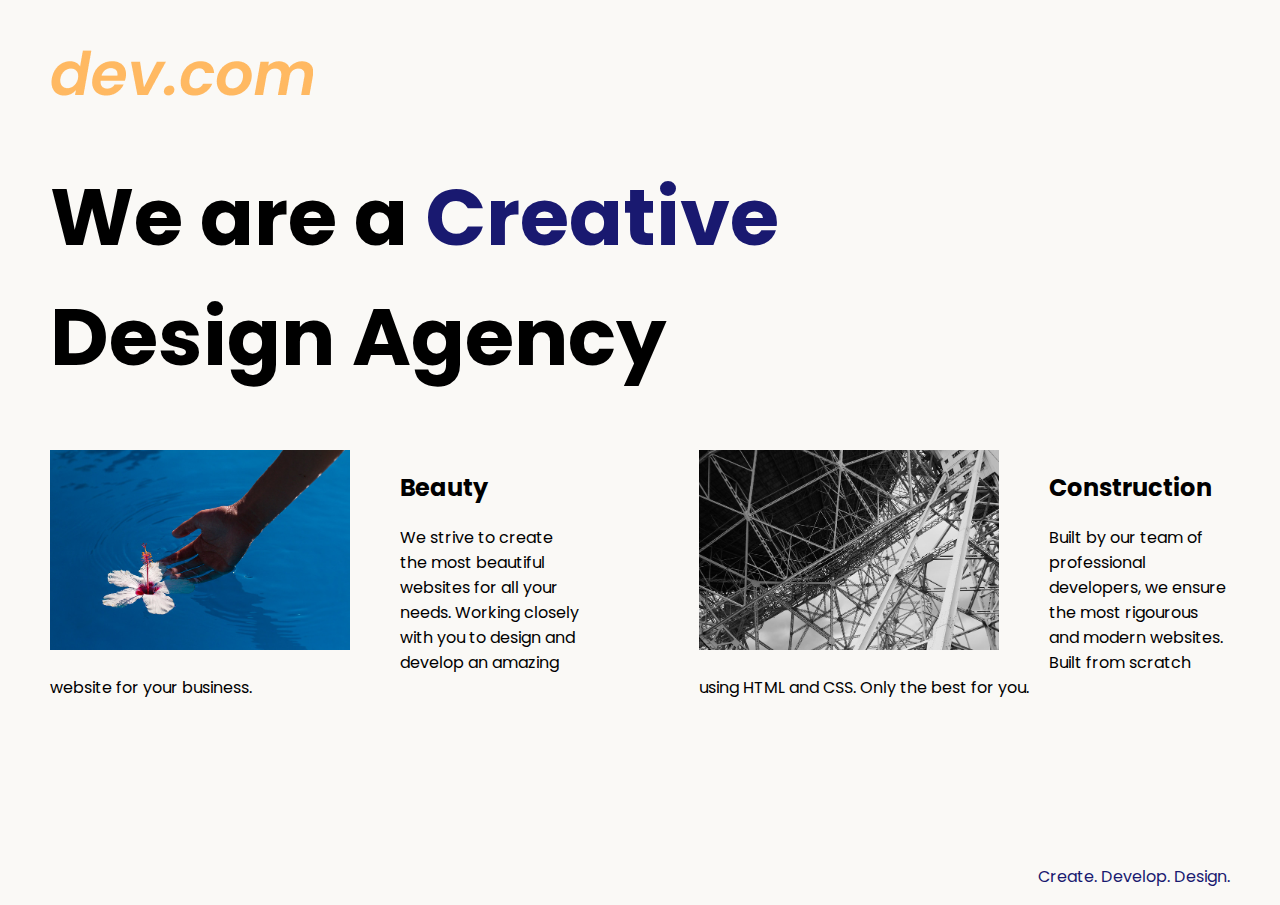
<file: capstone2/8.4 Web Design Agency Project/solution.html>
<!DOCTYPE html>
<html lang="en">

<head>
  <meta charset="UTF-8">
  <meta name="viewport" content="width=device-width, initial-scale=1.0">
  <title>Agency</title>
  <link rel="stylesheet" href="./solution.css">
  <link rel="preconnect" href="https://fonts.googleapis.com">
  <link rel="preconnect" href="https://fonts.gstatic.com" crossorigin>
  <link href="https://fonts.googleapis.com/css2?family=Poppins:wght@400;700&display=swap" rel="stylesheet">
</head>

<body>
  <div class="main">
    <img class="logo" src="./assets/images/logo.png" alt="logo">
    <h1>We are a <span class="creative">Creative</span> <br />Design Agency</h1>
    <div class="left card"><img class="tile-image" src="./assets/images/beautiful.jpg" alt="hand and flower in water">
      <h2 class="card-title">Beauty</h2>
      <p class="card-text">We strive to create the most beautiful websites for all your needs. Working closely with you
        to
        design and
        develop an amazing website for your business.</p>
    </div>

    <div class="right card"><img class="tile-image" src="./assets/images/construction.jpg" alt="metal structure">
      <h2 class="card-title">Construction</h2>
      <p>Built by our team of professional developers, we ensure the most rigourous and modern websites. Built from
        scratch using HTML and CSS. Only the best for you.</p>
    </div>

  </div>
  <footer>
    <p>Create. Develop. Design.</p>
  </footer>
</body>

</html>
</file>
<file: capstone2/11.3 TinDog Project/css/style.css>
.gradient-background {
  background: linear-gradient(300deg, #00bfff, #ff4c68, #ef8172);
  background-size: 180% 180%;
  animation: gradient-animation 18s ease infinite;
}

@keyframes gradient-animation {
  0% {
    background-position: 0% 50%;
  }
  50% {
    background-position: 100% 50%;
  }
  100% {
    background-position: 0% 50%;
  }
}

.icon-square {
  width: 3rem;
  height: 3rem;
  border-radius: 0.75rem;
}

.profile-img {
  height: 100px;
  border-radius: 50%;
}
</file>
<file: capstone2/8.4 Web Design Agency Project/style.css>
body {
  font-family: "Poppins", sans-serif;
  margin: 50px 50px 0 50px;
  background-color: #faf9f6;
  display: flex;
  flex-direction: column;
  min-height: 95vh;
}
.main {
  flex: 1;
}

h1 {
  font-size: 5rem;
}
.tile-image {
  margin-right:50px;
  height: 200px;
  float:left;
  
}
.card{
  width:45%;
}
.left{
  float:left;
}
.right{
  float:right;
}
span{
  color:midnightblue;
}

footer {
  text-align: right;
  color: midnightblue;
}
@media (max-width:680px){
  .logo{
    width:100px;
  }
  h1{
    font-size: 3.5rem;
    text-align: center;
  }
  .card{
    width:100%;
    display:block;
    margin-bottom:35px;
    text-align:justify;
  }
  img{
    width:100%;
    object-fit: cover;
    margin-bottom:10px;
  }
}
</file>
<file: capstone2/style.css>
.navcontainer{
    display:flex;
    width:30%;
    color:white;
    padding:10px;
    font-size: 20px;
    font-family: 'Roboto', sans-serif;
    font-weight: 550;
    text-transform: uppercase;
    letter-spacing: 1px;
    
    margin:0;
    gap:20px;
}
.nav-bar{
    display:grid;
    grid-template-columns: 2fr 5fr 2fr;
    background-color: black;
    margin:0;
}
.ayush{
    color: white;
    font-size: 20px;
    font-family: "Roboto", sans-serif;
    font-weight: 550;
    text-transform: uppercase;
    letter-spacing: 1px;
    display:flex;
    justify-content: center;
    margin:0;
    padding-top: 8px;

}
.hero{
    display:flex;
    margin:0;
    height: 60vh;
}
.profileimage{
    height:150px;
    width:150px;
    border-radius: 50%;
    padding:0px;
    border: 1px groove black;
    margin: 10px;
    margin-left: 80px;
    margin-top: 70px;
    box-shadow: 0 0 10px 0 rgba(0,0,1,2);
    object-fit:cover;
}
.profileimage:hover{
    transform: scale(1.1);
    transition: 0.5s;
    box-shadow: 15px 0 10px 0 rgba(0,0,0,1);
}
.introtext{
    font-size: 20px;
    font-family: "Roboto", sans-serif;
    font-weight: 550;
    text-transform: uppercase;
    letter-spacing: 1px;
    padding-top: 5%;
    padding-left: 5%;
}
body{
    margin:0;
    
}
section{
    background-color: lightgray;
}
.cards{
    display: flex;
    justify-content: space-evenly;
    padding-bottom: 30px;
}
.container{
    background-color: lightgray;

}
footer{
    background-color: black;
    color: white;
    display: grid;
    grid-template-columns: 2fr 1fr 1fr;

    padding: 10px;
    font-size: 20px;
    font-family: "Roboto", sans-serif;
    font-weight: 550;
    text-transform: uppercase;
    letter-spacing: 1px;
}
.footer-text{
    display: flex;
    justify-content: center;
    padding-top: 10px;
}
</file>
<file: capstone2/11.3 TinDog Project/css/solution.css>
.gradient-background {
  background: linear-gradient(300deg, #00bfff, #ff4c68, #ef8172);
  background-size: 180% 180%;
  animation: gradient-animation 18s ease infinite;
}

@keyframes gradient-animation {
  0% {
    background-position: 0% 50%;
  }
  50% {
    background-position: 100% 50%;
  }
  100% {
    background-position: 0% 50%;
  }
}

.icon-square {
  width: 3rem;
  height: 3rem;
  border-radius: 0.75rem;
}

.profile-img {
  border-radius: 50%;
  height: 100px;
}
</file>
<file: capstone2/8.4 Web Design Agency Project/solution.css>
body {
  font-family: "Poppins", sans-serif;
  margin: 50px 50px 0 50px;
  background-color: #faf9f6;
  display: flex;
  flex-direction: column;
  min-height: 95vh;
}
.main {
  flex: 1;
}

h1 {
  font-size: 5rem;
}

footer {
  text-align: right;
  color: midnightblue;
}

.tile-image {
  height: 200px;
  float: left;
  margin-right: 50px;
}

.card {
  width: 45%;
}

.left {
  float: left;
}

.right {
  float: right;
}

.creative {
  color: midnightblue;
}

@media (max-width: 680px) {
  .logo {
    width: 100px;
  }

  h1 {
    font-size: 3.5rem;
    text-align: center;
  }

  .card {
    width: 100%;
    display: block;
    margin-bottom: 30px;
    text-align: justify;
  }

  .card img {
    margin-bottom: 10px;
    width: 100%;
    display: inline;
    object-fit: cover;
  }
}
</file>
